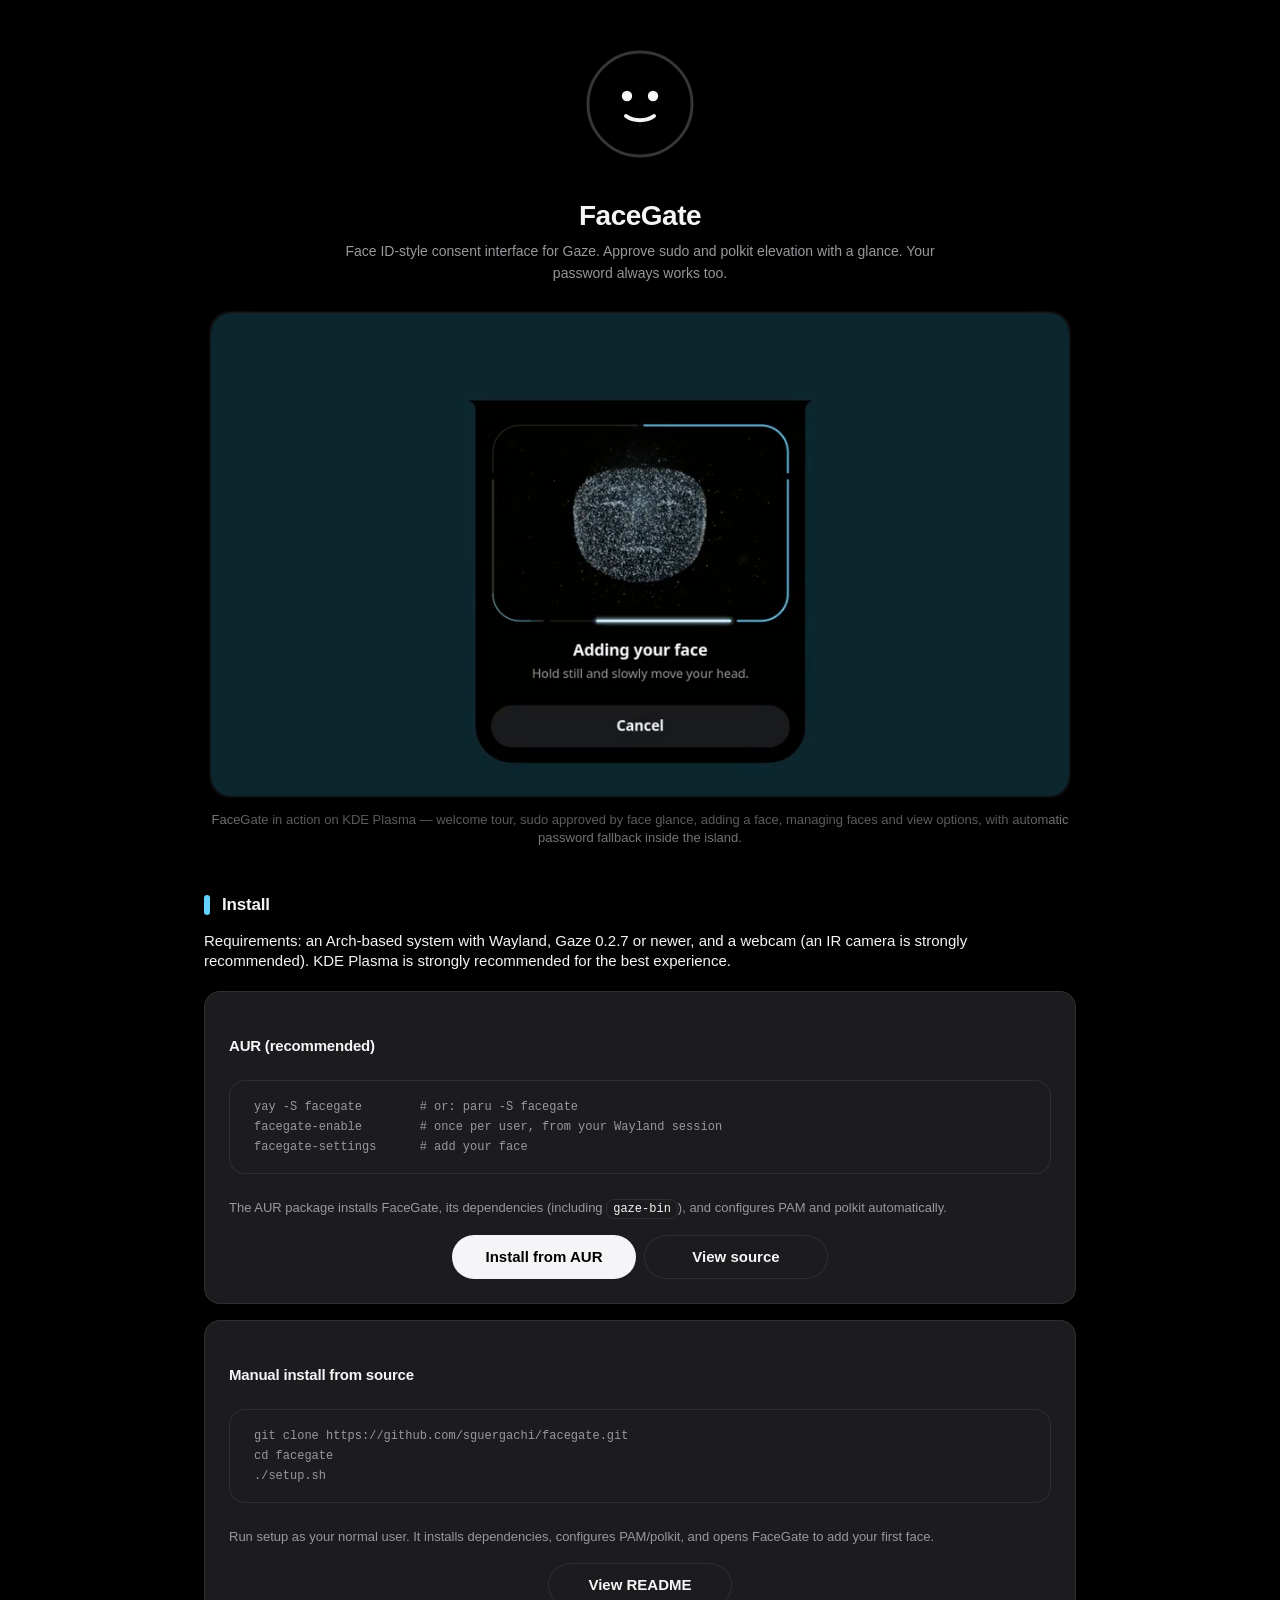
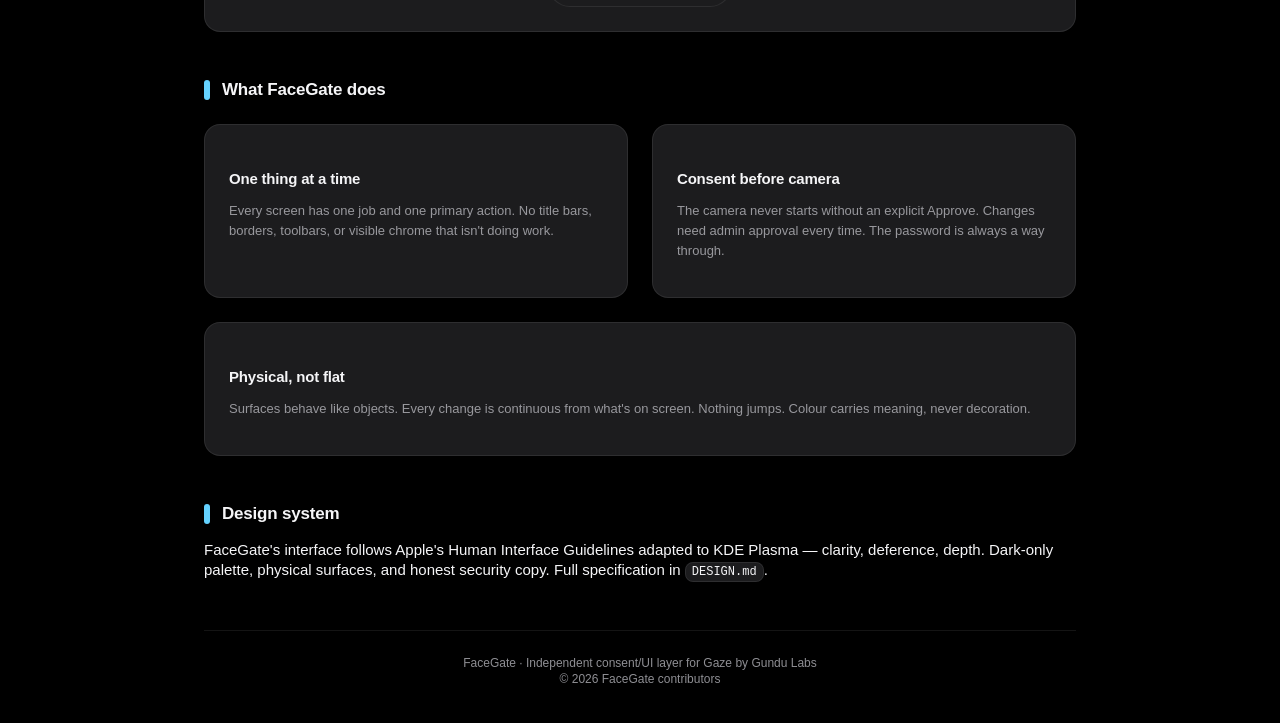
<file: docs/index.html>
<!DOCTYPE html>
<html lang="en">
<head>
<meta charset="UTF-8">
<meta name="viewport" content="width=device-width, initial-scale=1.0">
<title>FaceGate — Face verification for sudo and polkit</title>
<link rel="icon" type="image/svg+xml" href="favicon.svg">
<link rel="alternate icon" type="image/png" href="media/favicon-32x32.png">
<link rel="apple-touch-icon" href="media/favicon-144x144.png">
<style>
  :root {
    --bg: #000000;
    --fill: #1c1c1e;
    --fill-hover: #2c2c2e;
    --fill-pressed: #3a3a3c;
    --label: #f5f5f7;
    --secondary: #98989d;
    --tertiary: #8e8e93;
    --quaternary: #6e6e73;
    --hairline: rgba(255,255,255,0.08);
    --cyan: #64d2ff;
    --green: #30d158;
    --red: #ff453a;
  }

  * { box-sizing: border-box; }

  html, body {
    margin: 0;
    padding: 0;
    background: var(--bg);
    color: var(--label);
    font-family: Inter, "SF Pro Text", -apple-system, BlinkMacSystemFont, "Segoe UI", Roboto, sans-serif;
    font-size: 15px;
    line-height: 20px;
    letter-spacing: 0;
    min-height: 100vh;
    -webkit-font-smoothing: antialiased;
  }

  a { color: var(--label); text-decoration: none; border-bottom: 1px solid var(--hairline); }
  a:hover { color: var(--cyan); border-bottom-color: var(--cyan); }

  h1, h2, h3, h4 { margin: 0; font-weight: 600; letter-spacing: -0.02em; }
  h1 { font-size: 28px; line-height: 32px; letter-spacing: -0.5px; margin-bottom: 8px; }
  h2 { font-size: 17px; line-height: 20px; letter-spacing: -0.2px; margin: 24px 0 8px; }
  h3 { font-size: 15px; line-height: 20px; font-weight: 600; color: var(--secondary); margin: 20px 0 8px; }
  p { margin: 0 0 20px; }

  code {
    font-family: "JetBrains Mono", "SF Mono", Menlo, Monaco, Consolas, monospace;
    font-size: 12px;
    background: var(--fill);
    color: var(--label);
    padding: 2px 6px;
    border-radius: 8px;
    border: 1px solid var(--hairline);
  }

  pre {
    margin: 24px 0;
    padding: 16px 24px;
    background: var(--fill);
    border-radius: 16px;
    border: 1px solid var(--hairline);
    overflow-x: auto;
  }
  pre code {
    background: transparent;
    border: none;
    padding: 0;
    font-size: 12px;
    color: var(--secondary);
  }

  .container {
    max-width: 920px;
    margin: 0 auto;
    padding: 32px 24px;
  }

  header {
    margin-bottom: 48px;
    text-align: center;
  }

  header .mark {
    width: 144px;
    height: 144px;
    margin: 0 auto 24px;
    border-radius: 48px;
    background: var(--bg);
    position: relative;
    overflow: hidden;
  }
  header .mark svg {
    display: block;
    width: 100%;
    height: 100%;
    animation: breathe 3.4s ease-in-out infinite;
  }
  header .mark::before {
    content: "";
    position: absolute;
    inset: -6px;
    border-radius: 54px;
    border: 1px solid var(--hairline);
    pointer-events: none;
  }

  @keyframes breathe {
    0%, 100% { transform: scale(1); }
    50% { transform: scale(1.02); }
  }

  .subtitle {
    font-size: 14px;
    color: var(--secondary);
    line-height: 22px;
    max-width: 600px;
    margin: 0 auto 28px;
    text-align: center;
  }

  .hero-recording {
    margin: 28px auto 0;
    max-width: 860px;
    width: 100%;
  }

  .recording-frame {
    position: relative;
    border-radius: 20px;
    overflow: hidden;
    background: #000000;
    border: 1px solid var(--hairline);
    box-shadow: 0 24px 64px rgba(0, 0, 0, 0.8), 0 0 0 1px rgba(255, 255, 255, 0.05);
    line-height: 0;
  }

  .recording-frame video,
  .recording-frame img {
    display: block;
    width: 100%;
    height: auto;
    border-radius: 20px;
  }

  .recording-caption {
    margin-top: 14px;
    font-size: 13px;
    line-height: 18px;
    color: var(--secondary);
    text-align: center;
  }

  .section {
    margin: 48px 0;
  }

  .section h2 {
    display: flex;
    align-items: center;
    gap: 12px;
    font-size: 17px;
    margin-bottom: 16px;
  }

  .section h2::before {
    content: "";
    width: 6px;
    height: 20px;
    background: var(--cyan);
    border-radius: 3px;
  }

  .install-card {
    background: var(--fill);
    border: 1px solid var(--hairline);
    border-radius: 16px;
    padding: 24px;
    margin: 16px 0;
  }

  .install-card h3 {
    color: var(--label);
    font-size: 15px;
    letter-spacing: -0.2px;
    margin-bottom: 12px;
  }

  .install-card p {
    color: var(--secondary);
    font-size: 13px;
    line-height: 20px;
    margin-bottom: 16px;
  }

  .button-row {
    display: flex;
    gap: 8px;
    justify-content: center;
    margin-top: 12px;
  }

  .btn {
    display: inline-flex;
    align-items: center;
    justify-content: center;
    height: 44px;
    min-width: 184px;
    padding: 0 24px;
    border-radius: 22px;
    font-size: 15px;
    font-weight: 600;
    letter-spacing: 0;
    cursor: pointer;
    border: none;
    transition: transform 160ms cubic-bezier(0.23, 1, 0.32, 1), background-color 180ms ease, color 180ms ease;
    outline: none;
  }
  .btn:active { transform: scale(0.97); }

  .btn-primary {
    background: var(--label);
    color: #000000;
  }
  .btn-primary:hover { background: #ffffff; }

  .btn-secondary {
    background: var(--fill);
    color: var(--label);
    border: 1px solid var(--hairline);
  }
  .btn-secondary:hover { background: var(--fill-hover); color: var(--label); }

  .flex-columns {
    display: flex;
    gap: 24px;
    margin-top: 24px;
    flex-wrap: wrap;
  }

  .card {
    flex: 1;
    min-width: 280px;
    background: var(--fill);
    border: 1px solid var(--hairline);
    border-radius: 16px;
    padding: 24px;
  }
  .card h3 { font-size: 15px; color: var(--label); margin-bottom: 12px; letter-spacing: -0.2px; }
  .card p { color: var(--secondary); font-size: 13px; line-height: 20px; margin-bottom: 12px; }
  .card ul { margin: 0; padding-left: 16px; color: var(--secondary); }
  .card ul li { margin-bottom: 8px; line-height: 20px; }

  .footer {
    margin: 48px 0 0;
    padding-top: 24px;
    border-top: 1px solid var(--hairline);
    color: var(--tertiary);
    font-size: 12px;
    line-height: 16px;
    text-align: center;
  }

  @media (max-width: 640px) {
    .container { padding: 24px 16px; }
    .flex-columns { flex-direction: column; }
    .btn { min-width: auto; width: 100%; }
  }
</style>
</head>
<body>
<div class="container">

<header>
  <div class="mark" aria-label="FaceGate presence mark" role="img">
    <svg viewBox="0 0 144 144" xmlns="http://www.w3.org/2000/svg" aria-hidden="true">
      <!-- Lens ring -->
      <circle cx="72" cy="72" r="52" fill="none" stroke="#f5f5f7" stroke-width="3" stroke-opacity="0.22"/>
      <!-- Eyes -->
      <circle cx="59" cy="64" r="5.2" fill="#f5f5f7"/>
      <circle cx="85" cy="64" r="5.2" fill="#f5f5f7"/>
      <!-- Smile -->
      <path d="M 58 84 C 65 89.5, 79 89.5, 86 84" fill="none" stroke="#f5f5f7" stroke-width="4" stroke-linecap="round"/>
    </svg>
  </div>
  <h1>FaceGate</h1>
  <p class="subtitle">Face ID-style consent interface for Gaze. Approve sudo and polkit elevation with a glance. Your password always works too.</p>

  <div class="hero-recording">
    <div class="recording-frame">
      <video autoplay muted loop playsinline preload="metadata" poster="media/facegate-walkthrough-poster.png" width="960" height="540">
        <source src="media/facegate-walkthrough.mp4?v=3" type="video/mp4">
        <img src="media/facegate-walkthrough.gif?v=3" alt="FaceGate screen recording on KDE Plasma desktop: welcome pages, sudo approved by face, adding a face to the island, the face list and view options, then fallback to password" width="960" height="540">
      </video>
    </div>
    <p class="recording-caption">FaceGate in action on KDE Plasma &mdash; welcome tour, sudo approved by face glance, adding a face, managing faces and view options, with automatic password fallback inside the island.</p>
  </div>
</header>

<section class="section">
  <h2>Install</h2>
  <p>Requirements: an Arch-based system with Wayland, Gaze 0.2.7 or newer, and a webcam (an IR camera is strongly recommended). KDE Plasma is strongly recommended for the best experience.</p>

  <div class="install-card">
    <h3>AUR (recommended)</h3>
    <pre><code>yay -S facegate        # or: paru -S facegate
facegate-enable        # once per user, from your Wayland session
facegate-settings      # add your face</code></pre>
    <p>The AUR package installs FaceGate, its dependencies (including <code>gaze-bin</code>), and configures PAM and polkit automatically.</p>
    <div class="button-row">
      <a class="btn btn-primary" href="https://aur.archlinux.org/packages/facegate">Install from AUR</a>
      <a class="btn btn-secondary" href="https://github.com/sguergachi/facegate">View source</a>
    </div>
  </div>

  <div class="install-card">
    <h3>Manual install from source</h3>
    <pre><code>git clone https://github.com/sguergachi/facegate.git
cd facegate
./setup.sh</code></pre>
    <p>Run setup as your normal user. It installs dependencies, configures PAM/polkit, and opens FaceGate to add your first face.</p>
    <div class="button-row">
      <a class="btn btn-secondary" href="https://github.com/sguergachi/facegate#manual-install">View README</a>
    </div>
  </div>
</section>

<section class="section">
  <h2>What FaceGate does</h2>
  <div class="flex-columns">
    <div class="card">
      <h3>One thing at a time</h3>
      <p>Every screen has one job and one primary action. No title bars, borders, toolbars, or visible chrome that isn't doing work.</p>
    </div>
    <div class="card">
      <h3>Consent before camera</h3>
      <p>The camera never starts without an explicit Approve. Changes need admin approval every time. The password is always a way through.</p>
    </div>
    <div class="card">
      <h3>Physical, not flat</h3>
      <p>Surfaces behave like objects. Every change is continuous from what's on screen. Nothing jumps. Colour carries meaning, never decoration.</p>
    </div>
  </div>
</section>

<section class="section">
  <h2>Design system</h2>
  <p>FaceGate's interface follows Apple's Human Interface Guidelines adapted to KDE Plasma — clarity, deference, depth. Dark-only palette, physical surfaces, and honest security copy. Full specification in <code>DESIGN.md</code>.</p>
</section>

<footer class="footer">
  FaceGate &middot; Independent consent/UI layer for Gaze by Gundu Labs <br>
  &copy; 2026 FaceGate contributors
</footer>

</div>
</body>
</html>
</file>
